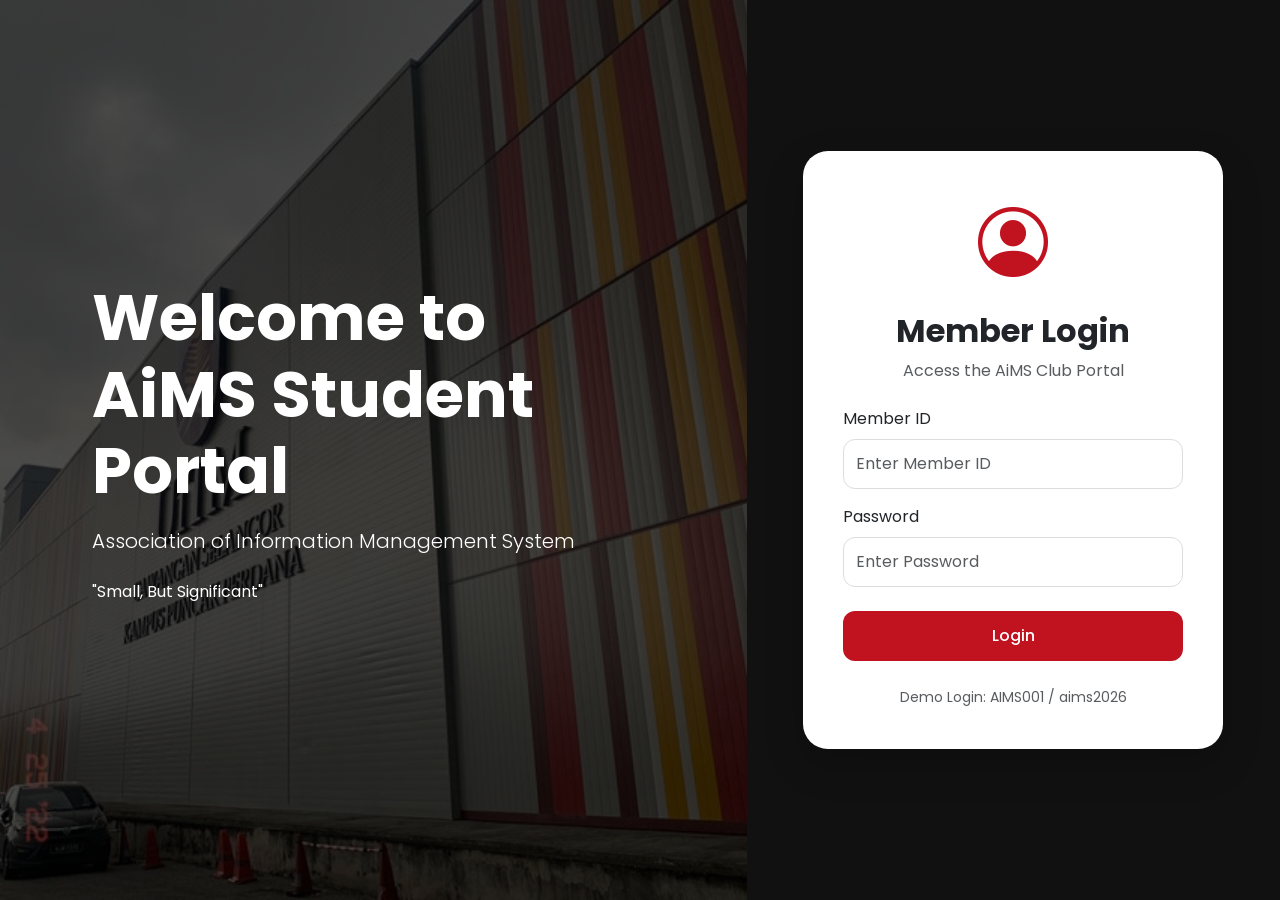
<file: index.html>
<!DOCTYPE html>
<html lang="en">
<head>
    <meta charset="UTF-8">
    <meta name="viewport" content="width=device-width, initial-scale=1.0">
    <title>AiMS Student Portal - Login</title>

    <!-- Bootstrap -->

    <link href="https://cdn.jsdelivr.net/npm/bootstrap@5.3.3/dist/css/bootstrap.min.css" rel="stylesheet">

    <!-- Bootstrap Icons -->

    <link rel="stylesheet"
    href="https://cdn.jsdelivr.net/npm/bootstrap-icons@1.11.3/font/bootstrap-icons.min.css">

    <!-- Google Font -->

    <link href="https://fonts.googleapis.com/css2?family=Poppins:wght@300;400;500;600;700&display=swap" rel="stylesheet">

    <link rel="stylesheet" href="style.css">
</head>

<body class="login-body">

<div class="container-fluid">

    <div class="row min-vh-100">

        <!-- LEFT SIDE -->
        <div class="col-lg-7 d-none d-lg-flex left-panel">

            <div class="overlay"></div>

            <div class="left-content text-white">

                <h1 class="display-3 fw-bold">Welcome to AiMS Student Portal </h1>

                <p class="lead mt-3">
                    Association of Information Management System
                </p>

                <p class="mt-4">
                    "Small, But Significant"
                </p>

            </div>

        </div>

        <!-- RIGHT SIDE -->

        <div class="col-lg-5 d-flex align-items-center justify-content-center">

            <div class="login-card">

                <div class="text-center mb-4">

                    <i class="bi bi-person-circle login-icon"></i>

                    <h2 class="fw-bold mt-3">Member Login</h2>

                    <p class="text-muted">
                        Access the AiMS Club Portal
                    </p>

                </div>

                <div id="error-message"
                     class="alert alert-danger d-none">
                    Invalid Member ID or Password
                </div>

                <form onsubmit="login(event)">

                    <div class="mb-3">

                        <label class="form-label">
                            Member ID
                        </label>

                        <input type="text"
                               id="memberID"
                               class="form-control"
                               placeholder="Enter Member ID"
                               required>

                    </div>

                    <div class="mb-4">

                        <label class="form-label">
                            Password
                        </label>

                        <input type="password"
                               id="password"
                               class="form-control"
                               placeholder="Enter Password"
                               required>

                    </div>

                    <button class="btn login-btn w-100">
                        Login
                    </button>

                </form>

                <div class="text-center mt-4">

                    <small class="text-muted">
                        Demo Login:
                        AIMS001 / aims2026
                    </small>

                </div>

            </div>

        </div>

    </div>

</div>

<script src="script.js"></script>

</body>
</html>
</file>
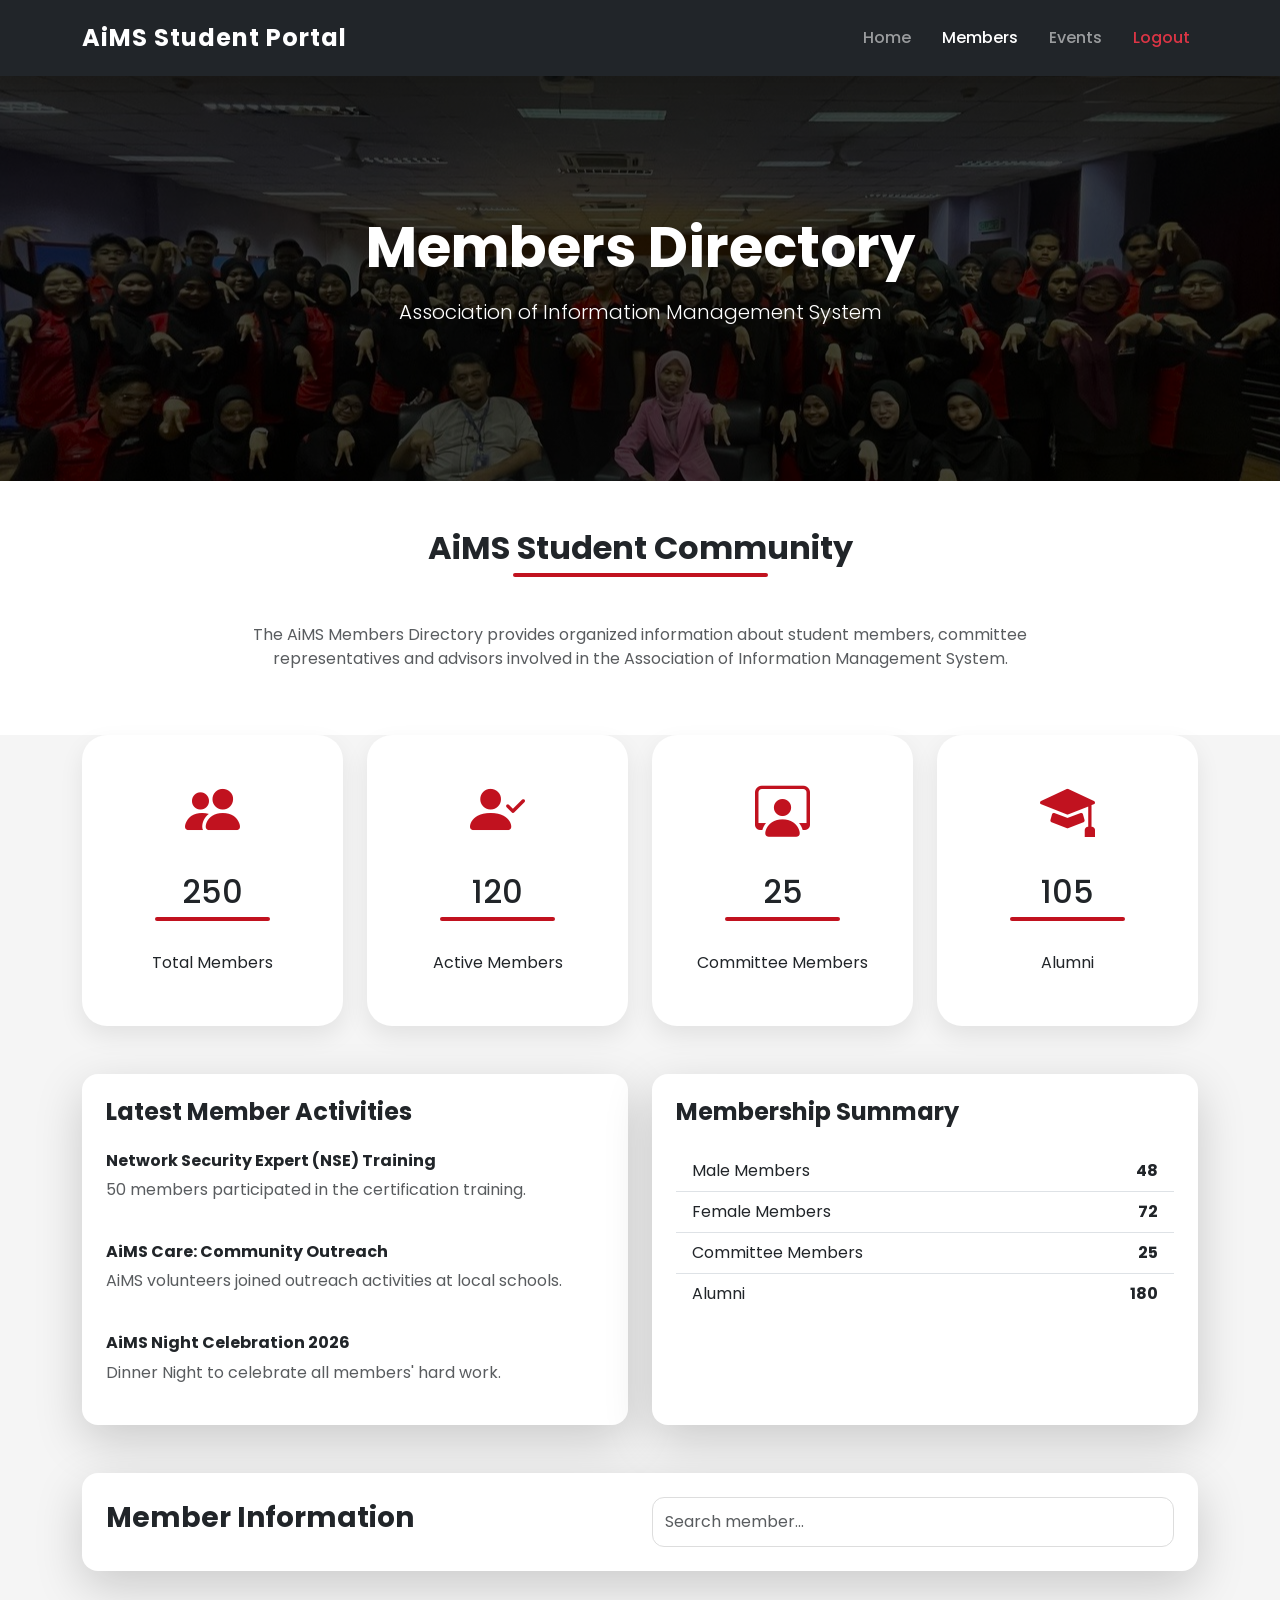
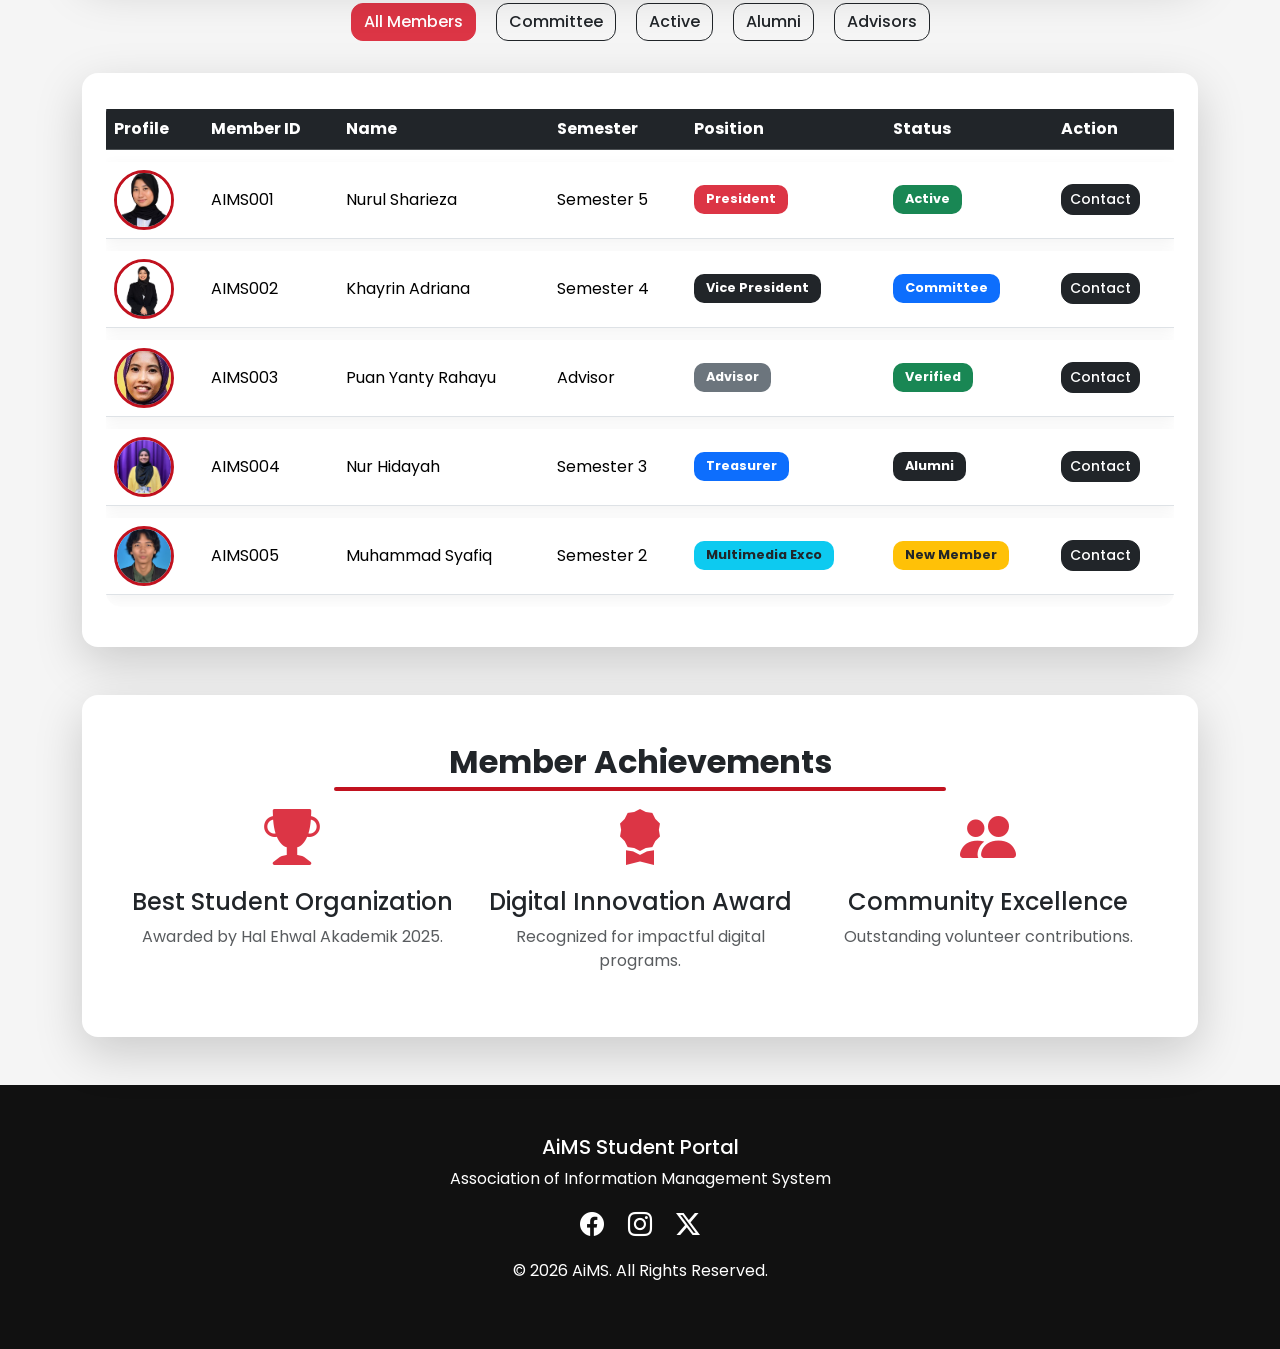
<file: members.html>
<!DOCTYPE html>
<html lang="en">
<head>
    <meta charset="UTF-8">

    <meta name="viewport"
          content="width=device-width, initial-scale=1.0">

    <title>AiMS Members Directory</title>

    <!-- Bootstrap -->

    <link href="https://cdn.jsdelivr.net/npm/bootstrap@5.3.3/dist/css/bootstrap.min.css"
          rel="stylesheet">

    <!-- Bootstrap Icons -->

    <link rel="stylesheet"
    href="https://cdn.jsdelivr.net/npm/bootstrap-icons@1.11.3/font/bootstrap-icons.min.css">

    <!-- Google Font -->

    <link href="https://fonts.googleapis.com/css2?family=Poppins:wght@300;400;500;600;700&display=swap"
          rel="stylesheet">

    <link rel="stylesheet" href="style.css">

</head>

<body>

<!-- NAVBAR -->

<nav class="navbar navbar-expand-lg navbar-dark bg-dark sticky-top">

    <div class="container">

        <a class="navbar-brand fw-bold">
            AiMS Student Portal
        </a>

        <button class="navbar-toggler"
                data-bs-toggle="collapse"
                data-bs-target="#navbarNav">

            <span class="navbar-toggler-icon"></span>

        </button>

        <div class="collapse navbar-collapse"
             id="navbarNav">

            <ul class="navbar-nav ms-auto">

                <li class="nav-item">
                    <a class="nav-link"
                       href="dashboard.html">
                       Home
                    </a>
                </li>

                <li class="nav-item">
                    <a class="nav-link active"
                       href="members.html">
                       Members
                    </a>
                </li>

                <li class="nav-item">
                    <a class="nav-link"
                       href="events.html">
                       Events
                    </a>
                </li>

                <li class="nav-item">
                    <a class="nav-link text-danger"
                       href="index.html">
                       Logout
                    </a>
                </li>

            </ul>

        </div>

    </div>

</nav>

<!-- HERO SECTION -->

<section class="member-hero">

    <div class="container text-center text-white">

        <h1 class="display-4 fw-bold">
            Members Directory
        </h1>

        <p class="lead mt-3">
            Association of Information Management System
        </p>

    </div>

</section>

<!-- INTRO SECTION -->

<section class="py-5 bg-white">

    <div class="container text-center">

        <h2 class="fw-bold">
            AiMS Student Community
        </h2>

        <p class="text-muted mt-3 mx-auto"
           style="max-width:800px;">

            The AiMS Members Directory provides
            organized information about student members,
            committee representatives and advisors involved
            in the Association of Information Management System.

        </p>

    </div>

</section>

<!-- MEMBER STATISTICS -->

<section class="pb-5">

    <div class="container">

        <div class="row g-4">

            <div class="col-md-3">

                <div class="card dashboard-card text-center">

                    <i class="bi bi-people-fill dashboard-icon"></i>

                    <h2>250</h2>

                    <p>Total Members</p>

                </div>

            </div>

            <div class="col-md-3">

                <div class="card dashboard-card text-center">

                    <i class="bi bi-person-check-fill dashboard-icon"></i>

                    <h2>120</h2>

                    <p>Active Members</p>

                </div>

            </div>

            <div class="col-md-3">

                <div class="card dashboard-card text-center">

                    <i class="bi bi-person-workspace dashboard-icon"></i>

                    <h2>25</h2>

                    <p>Committee Members</p>

                </div>

            </div>

            <div class="col-md-3">

                <div class="card dashboard-card text-center">

                    <i class="bi bi-mortarboard-fill dashboard-icon"></i>

                    <h2>105</h2>

                    <p>Alumni</p>

                </div>

            </div>

        </div>

    </div>

</section>

<!-- MEMBER ACTIVITY -->

<section class="pb-5">

    <div class="container">

        <div class="row g-4">

            <div class="col-lg-6">

                <div class="card border-0 shadow-lg rounded-4 p-4 h-100">

                    <h4 class="fw-bold mb-4">
                        Latest Member Activities
                    </h4>

                    <div class="activity-item mb-4">

                        <h6 class="fw-bold">
                            Network Security Expert (NSE) Training
                        </h6>

                        <p class="text-muted">
                            50 members participated in the
                            certification training.
                        </p>

                    </div>

                    <div class="activity-item mb-4">

                        <h6 class="fw-bold">
                            AiMS Care: Community Outreach
                        </h6>

                        <p class="text-muted">
                            AiMS volunteers joined outreach
                            activities at local schools.
                        </p>

                    </div>

                    <div class="activity-item">

                        <h6 class="fw-bold">
                            AiMS Night Celebration 2026
                        </h6>

                        <p class="text-muted">
                            Dinner Night to celebrate all members' hard work.
          
                        </p>

                    </div>

                </div>

            </div>

            <div class="col-lg-6">

                <div class="card border-0 shadow-lg rounded-4 p-4 h-100">

                    <h4 class="fw-bold mb-4">
                        Membership Summary
                    </h4>

                    <ul class="list-group list-group-flush">

                        <li class="list-group-item d-flex justify-content-between">
                            Male Members
                            <span class="fw-bold">48</span>
                        </li>

                        <li class="list-group-item d-flex justify-content-between">
                            Female Members
                            <span class="fw-bold">72</span>
                        </li>

                        <li class="list-group-item d-flex justify-content-between">
                            Committee Members
                            <span class="fw-bold">25</span>
                        </li>

                        <li class="list-group-item d-flex justify-content-between">
                            Alumni
                            <span class="fw-bold">180</span>
                        </li>

                    </ul>

                </div>

            </div>

        </div>

    </div>

</section>

<!-- SEARCH SECTION -->

<section class="pb-4">

    <div class="container">

        <div class="card border-0 shadow-lg p-4 rounded-4">

            <div class="row align-items-center">

                <div class="col-lg-6">

                    <h3 class="fw-bold">
                        Member Information
                    </h3>

                </div>

                <div class="col-lg-6">

                    <input type="text"
                           class="form-control search-input"
                           placeholder="Search member...">

                </div>

            </div>

        </div>

    </div>

</section>

<!-- FILTER BUTTONS -->

<section class="pb-4">

    <div class="container text-center">

        <button class="btn btn-danger m-2">
            All Members
        </button>

        <button class="btn btn-outline-dark m-2">
            Committee
        </button>

        <button class="btn btn-outline-dark m-2">
            Active
        </button>

        <button class="btn btn-outline-dark m-2">
            Alumni
        </button>

        <button class="btn btn-outline-dark m-2">
            Advisors
        </button>

    </div>

</section>

<!-- MEMBERS TABLE -->

<section class="pb-5">

    <div class="container">

        <div class="card border-0 shadow-lg rounded-4 p-4">

            <div class="table-responsive">

                <table class="table table-hover align-middle member-table">

                    <thead class="table-dark">

                        <tr>

                            <th>Profile</th>
                            <th>Member ID</th>
                            <th>Name</th>
                            <th>Semester</th>
                            <th>Position</th>
                            <th>Status</th>
                            <th>Action</th>

                        </tr>

                    </thead>

                    <tbody>

                        <tr>

                            <td>
                                <img src="photo3.png"
                                     class="member-profile">
                            </td>

                            <td>AIMS001</td>

                            <td>Nurul Sharieza</td>

                            <td>Semester 5</td>

                            <td>
                                <span class="badge bg-danger">
                                    President
                                </span>
                            </td>

                            <td>
                                <span class="badge bg-success">
                                    Active
                                </span>
                            </td>

                            <td>
                                <button class="btn btn-dark btn-sm">
                                    Contact
                                </button>
                            </td>

                        </tr>

                        <tr>

                            <td>
                                <img src="photo4.png"
                                     class="member-profile">
                            </td>

                            <td>AIMS002</td>

                            <td>Khayrin Adriana</td>

                            <td>Semester 4</td>

                            <td>
                                <span class="badge bg-dark">
                                    Vice President
                                </span>
                            </td>

                            <td>
                                <span class="badge bg-primary">
                                    Committee
                                </span>
                            </td>

                            <td>
                                <button class="btn btn-dark btn-sm">
                                    Contact
                                </button>
                            </td>

                        </tr>

                        <tr>

                            <td>
                                <img src="photo2.png"
                                     class="member-profile">
                            </td>

                            <td>AIMS003</td>

                            <td>Puan Yanty Rahayu</td>

                            <td>Advisor</td>

                            <td>
                                <span class="badge bg-secondary">
                                    Advisor
                                </span>
                            </td>

                            <td>
                                <span class="badge bg-success">
                                    Verified
                                </span>
                            </td>

                            <td>
                                <button class="btn btn-dark btn-sm">
                                    Contact
                                </button>
                            </td>

                        </tr>

                        <tr>

                            <td>
                                <img src="photo5.jpg"
                                     class="member-profile">
                            </td>

                            <td>AIMS004</td>

                            <td>Nur Hidayah</td>

                            <td>Semester 3</td>

                            <td>
                                <span class="badge bg-primary">
                                    Treasurer
                                </span>
                            </td>

                            <td>
                                <span class="badge bg-dark">
                                    Alumni
                                </span>
                            </td>

                            <td>
                                <button class="btn btn-dark btn-sm">
                                    Contact
                                </button>
                            </td>

                        </tr>

                        <tr>

                            <td>
                                <img src="photo6.jpg"
                                     class="member-profile">
                            </td>

                            <td>AIMS005</td>

                            <td>Muhammad Syafiq</td>

                            <td>Semester 2</td>

                            <td>
                                <span class="badge bg-info text-dark">
                                    Multimedia Exco
                                </span>
                            </td>

                            <td>
                                <span class="badge bg-warning text-dark">
                                    New Member
                                </span>
                            </td>

                            <td>
                                <button class="btn btn-dark btn-sm">
                                    Contact
                                </button>
                            </td>

                        </tr>

                    </tbody>

                </table>

            </div>

        </div>

    </div>

</section>

<!-- MEMBER ACHIEVEMENTS -->

<section class="pb-5">

    <div class="container">

        <div class="card border-0 shadow-lg rounded-4 p-5 text-center">

            <h2 class="fw-bold mb-4">
                Member Achievements
            </h2>

            <div class="row g-4">

                <div class="col-md-4">

                    <i class="bi bi-trophy-fill text-danger display-4"></i>

                    <h4 class="mt-3">
                        Best Student Organization
                    </h4>

                    <p class="text-muted">
                        Awarded by Hal Ehwal Akademik 2025.
                    </p>

                </div>

                <div class="col-md-4">

                    <i class="bi bi-award-fill text-danger display-4"></i>

                    <h4 class="mt-3">
                        Digital Innovation Award
                    </h4>

                    <p class="text-muted">
                        Recognized for impactful digital programs.
                    </p>

                </div>

                <div class="col-md-4">

                    <i class="bi bi-people-fill text-danger display-4"></i>

                    <h4 class="mt-3">
                        Community Excellence
                    </h4>

                    <p class="text-muted">
                        Outstanding volunteer contributions.
                    </p>

                </div>

            </div>

        </div>

    </div>

</section>

<!-- FOOTER -->

<footer class="footer-section">

    <div class="container text-center">

        <h5>AiMS Student Portal</h5>

        <p>
            Association of Information Management System
        </p>

        <div class="social-icons">

            <i class="bi bi-facebook"></i>
            <i class="bi bi-instagram"></i>
            <i class="bi bi-twitter-x"></i>

        </div>

        <p class="mt-3">
            © 2026 AiMS. All Rights Reserved.
        </p>

    </div>

</footer>

<script src="https://cdn.jsdelivr.net/npm/bootstrap@5.3.3/dist/js/bootstrap.bundle.min.js"></script>

</body>
</html>
</file>
<file: style.css>
*{
    margin:0;
    padding:0;
    box-sizing:border-box;
    font-family:'Poppins',sans-serif;
}

html{
    scroll-behavior:smooth;
}

body{
    background:#f5f5f5;
    overflow-x:hidden;
}

/* =========================
   LOGIN PAGE
========================= */

.login-body{
    background:#111;
}

.left-panel{
    background:
    linear-gradient(rgba(0,0,0,0.7),
    rgba(0,0,0,0.7)),
    url('uitm.jpg')
    center/cover;

    position:relative;
}

.left-content{
    position:relative;
    z-index:2;
    padding:80px;
    align-self:center;
}

.login-card{
    width:100%;
    max-width:420px;
    background:white;
    padding:40px;
    border-radius:25px;
    box-shadow:0 15px 40px rgba(0,0,0,0.2);

    animation:fadeUp 1s ease;
}

.login-icon{
    font-size:70px;
    color:#c1121f;
}

.form-control{
    padding:12px;
    border-radius:12px;
    border:1px solid #ddd;
    transition:0.3s;
}

.form-control:focus{
    border-color:#c1121f;
    box-shadow:0 0 0 0.2rem rgba(193,18,31,0.2);
}

.login-btn{
    background:#c1121f;
    color:white;
    padding:12px;
    border-radius:12px;
    transition:0.3s;
    font-weight:600;
}

.login-btn:hover{
    background:black;
    color:white;
    transform:translateY(-2px);
}

/* =========================
   NAVBAR
========================= */

.navbar{
    padding:15px 0;
    box-shadow:0 5px 15px rgba(0,0,0,0.1);
}

.navbar-brand{
    font-size:1.5rem;
    letter-spacing:1px;
}

.nav-link{
    margin-left:15px;
    transition:0.3s;
    font-weight:500;
}

.nav-link:hover{
    color:#c1121f !important;
}

/* =========================
   HERO SECTION
========================= */

.hero-section{
    height:90vh;

    background:
    linear-gradient(rgba(0,0,0,0.75),
    rgba(0,0,0,0.75)),
    url('uitm.jpg')
    center/cover fixed;

    display:flex;
    justify-content:center;
    align-items:center;
    text-align:center;
}

.hero-section h1{
    animation:fadeUp 1s ease;
}

.hero-section p{
    animation:fadeUp 1.3s ease;
}

/* =========================
   SECTION TITLES
========================= */

section h2{
    position:relative;
    display:inline-block;
    margin-bottom:40px;
}

section h2::after{
    content:'';
    width:60%;
    height:4px;
    background:#c1121f;
    position:absolute;
    left:20%;
    bottom:-10px;
    border-radius:10px;
}

/* =========================
   DASHBOARD CARDS
========================= */

.dashboard-card{
    border:none;
    border-radius:25px;
    padding:35px;
    transition:0.4s;
    box-shadow:0 10px 25px rgba(0,0,0,0.08);
    background:white;

    animation:fadeUp 0.8s ease;
}

.dashboard-card:hover{
    transform:translateY(-12px);
    box-shadow:0 15px 35px rgba(0,0,0,0.15);
}

.dashboard-icon{
    font-size:55px;
    color:#c1121f;
    margin-bottom:20px;
}

/* =========================
   ORGANIZATION
========================= */

.org-image{
    width:140px;
    height:140px;
    object-fit:cover;
    border-radius:50%;
    border:5px solid #c1121f;
    transition:0.4s;
}

.org-card{
    border:none;
    border-radius:25px;
    transition:0.4s;
    box-shadow:0 10px 25px rgba(0,0,0,0.08);
    background:white;

    animation:fadeUp 0.8s ease;
}

.org-card:hover{
    transform:translateY(-10px);
    box-shadow:0 15px 35px rgba(0,0,0,0.15);
}

.org-card:hover .org-image{
    transform:scale(1.05);
}

/* =========================
   MEMBER PAGE
========================= */

.member-hero{
    height:45vh;

    background:
    linear-gradient(rgba(0,0,0,0.75),
    rgba(0,0,0,0.75)),
    url('photo7.jpg')
    center/cover;

    display:flex;
    justify-content:center;
    align-items:center;
}

.member-profile{
    width:60px;
    height:60px;
    border-radius:50%;
    object-fit:cover;
    border:3px solid #c1121f;
}

.search-input{
    padding:12px;
    border-radius:12px;
    border:1px solid #ddd;
}

.member-table{
    border-collapse:separate;
    border-spacing:0 12px;
}

.member-table tbody tr{
    background:white;
    box-shadow:0 5px 15px rgba(0,0,0,0.05);
    transition:0.3s;
}

.member-table tbody tr:hover{
    transform:scale(1.01);
    background:#f9f9f9;
}

.table{
    border-radius:15px;
    overflow:hidden;
}

.badge{
    padding:8px 12px;
    font-size:0.8rem;
    border-radius:10px;
}

/* =========================
   EVENT PAGE
========================= */

.event-hero{
    height:50vh;

    background:
    linear-gradient(rgba(0,0,0,0.75),
    rgba(0,0,0,0.75)),
    url('https://images.unsplash.com/photo-1511578314322-379afb476865')
    center/cover;

    display:flex;
    justify-content:center;
    align-items:center;
}

.event-image{
    height:250px;
    object-fit:cover;
}

.featured-event-image{
    width:100%;
    height:100%;
    object-fit:cover;
}

.event-details p{
    margin-bottom:8px;
    color:#555;
}

.event-details i{
    color:#c1121f;
    margin-right:8px;
}

.event-card{
    border-radius:25px;
    overflow:hidden;
    transition:0.4s;
    box-shadow:0 10px 25px rgba(0,0,0,0.08);

    animation:fadeUp 0.8s ease;
}

.event-card:hover{
    transform:translateY(-10px);
    box-shadow:0 15px 35px rgba(0,0,0,0.15);
}

/* =========================
   BUTTONS
========================= */

.btn{
    border-radius:12px;
    transition:0.3s;
    font-weight:500;
}

.btn:hover{
    transform:translateY(-2px);
}

/* =========================
   FOOTER
========================= */

.footer-section{
    background:#111;
    color:white;
    padding:50px 0;
}

.social-icons i{
    font-size:24px;
    margin:0 10px;
    cursor:pointer;
    transition:0.3s;
}

.social-icons i:hover{
    color:#c1121f;
    transform:translateY(-3px);
}

/* =========================
   ANIMATION
========================= */

@keyframes fadeUp{

    from{
        opacity:0;
        transform:translateY(20px);
    }

    to{
        opacity:1;
        transform:translateY(0);
    }

}


@media(max-width:768px){

    .hero-section{
        height:70vh;
        padding:20px;
    }

    .hero-section h1{
        font-size:2.3rem;
    }

    .left-content{
        padding:40px;
    }

    .dashboard-card{
        padding:25px;
    }

    .org-image{
        width:110px;
        height:110px;
    }

}
</file>
